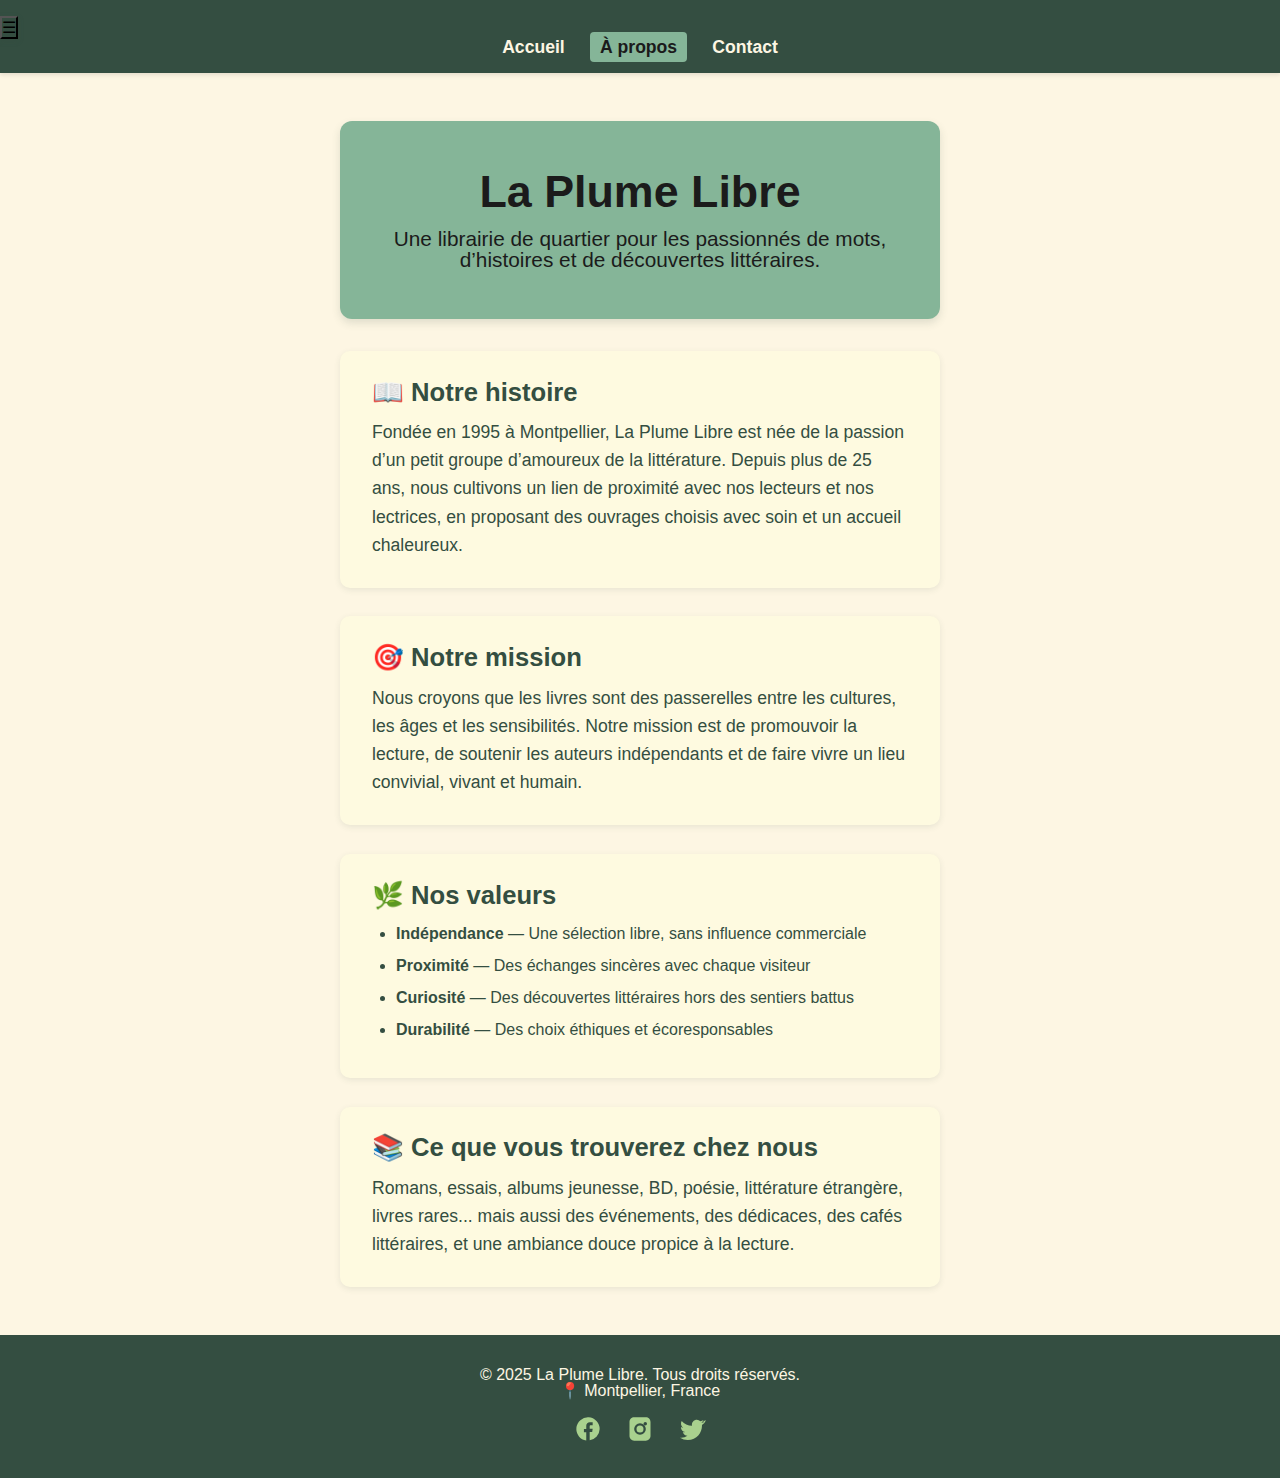
<file: about.html>
<!DOCTYPE html>
<html lang="fr">
<head>
  <meta charset="UTF-8" />
  <meta name="viewport" content="width=device-width, initial-scale=1" />
  <title>À propos - La Plume Libre</title>
  <link rel="stylesheet" href="css/styles.css" />
</head>
<body>
  <header>
    <div class="nav-container">
      <button class="nav-toggle" aria-label="Menu">&#9776;</button> 
      <nav>
    <nav>
      <ul class="nav-list">
        <li><a href="index.html">Accueil</a></li>
        <li><a href="about.html" class="active">À propos</a></li>
        <li><a href="contact.html">Contact</a></li>
      </ul>
    </nav>
  </header>

  <main class="about-page">
    <section class="about-hero">
      <h1>La Plume Libre</h1>
      <p>Une librairie de quartier pour les passionnés de mots, d’histoires et de découvertes littéraires.</p>
    </section>

    <section class="about-content">
      <article>
        <h2>📖 Notre histoire</h2>
        <p>Fondée en 1995 à Montpellier, La Plume Libre est née de la passion d’un petit groupe d’amoureux de la littérature. Depuis plus de 25 ans, nous cultivons un lien de proximité avec nos lecteurs et nos lectrices, en proposant des ouvrages choisis avec soin et un accueil chaleureux.</p>
      </article>

      <article>
        <h2>🎯 Notre mission</h2>
        <p>Nous croyons que les livres sont des passerelles entre les cultures, les âges et les sensibilités. Notre mission est de promouvoir la lecture, de soutenir les auteurs indépendants et de faire vivre un lieu convivial, vivant et humain.</p>
      </article>

      <article>
        <h2>🌿 Nos valeurs</h2>
        <ul>
          <li><strong>Indépendance</strong> — Une sélection libre, sans influence commerciale</li>
          <li><strong>Proximité</strong> — Des échanges sincères avec chaque visiteur</li>
          <li><strong>Curiosité</strong> — Des découvertes littéraires hors des sentiers battus</li>
          <li><strong>Durabilité</strong> — Des choix éthiques et écoresponsables</li>
        </ul>
      </article>

      <article>
        <h2>📚 Ce que vous trouverez chez nous</h2>
        <p>Romans, essais, albums jeunesse, BD, poésie, littérature étrangère, livres rares... mais aussi des événements, des dédicaces, des cafés littéraires, et une ambiance douce propice à la lecture.</p>
      </article>
    </section>
  </main>

   <footer class="footer">
  <p>© 2025 La Plume Libre. Tous droits réservés.</p>
  <p>📍 Montpellier, France</p>

  <div class="social-icons">
    <a href="#" aria-label="Facebook" title="Facebook">
      <svg fill="#a9d18e" height="24" viewBox="0 0 24 24" width="24">
        <path d="M22 12a10 10 0 1 0-11.5 9.87v-7h-2v-2.87h2V9.5a3 3 0 0 1 3.22-3.22h2.28v2.5h-1.5c-.9 0-1.06.43-1.06 1.05v1.88h2.56l-.41 2.87h-2.15v7A10 10 0 0 0 22 12z"/>
      </svg>
    </a>
    <a href="#" aria-label="Instagram" title="Instagram">
      <svg fill="#a9d18e" height="24" viewBox="0 0 24 24" width="24">
        <path d="M7 2C4.8 2 3 3.8 3 6v12c0 2.2 1.8 4 4 4h10c2.2 0 4-1.8 4-4V6c0-2.2-1.8-4-4-4H7zm5 5a5 5 0 1 1 0 10 5 5 0 0 1 0-10zm0 2a3 3 0 1 0 .001 6.001A3 3 0 0 0 12 9zm4.5-3a1.5 1.5 0 1 1-.001 3.001A1.5 1.5 0 0 1 16.5 6z"/>
      </svg>
    </a>
    <a href="#" aria-label="Twitter" title="Twitter">
      <svg fill="#a9d18e" height="24" viewBox="0 0 24 24" width="24">
        <path d="M22.46 6c-.77.35-1.6.58-2.46.69a4.3 4.3 0 0 0 1.88-2.37 8.6 8.6 0 0 1-2.72 1.04A4.3 4.3 0 0 0 16.2 4c-2.37 0-4.3 1.93-4.3 4.3 0 .34.04.66.1.98A12.18 12.18 0 0 1 3.14 5.15a4.29 4.29 0 0 0 1.33 5.74 4.28 4.28 0 0 1-1.95-.54v.06c0 2.1 1.5 3.85 3.5 4.25a4.3 4.3 0 0 1-1.94.07c.55 1.7 2.14 2.94 4.02 2.98a8.63 8.63 0 0 1-5.34 1.84c-.35 0-.7-.02-1.04-.06a12.2 12.2 0 0 0 6.6 1.94c7.92 0 12.25-6.56 12.25-12.25 0-.18-.01-.36-.02-.54A8.76 8.76 0 0 0 24 4.56a8.43 8.43 0 0 1-2.54.7z"/>
      </svg>
    </a>
  </div>
</footer>

</body>
</html>
</file>
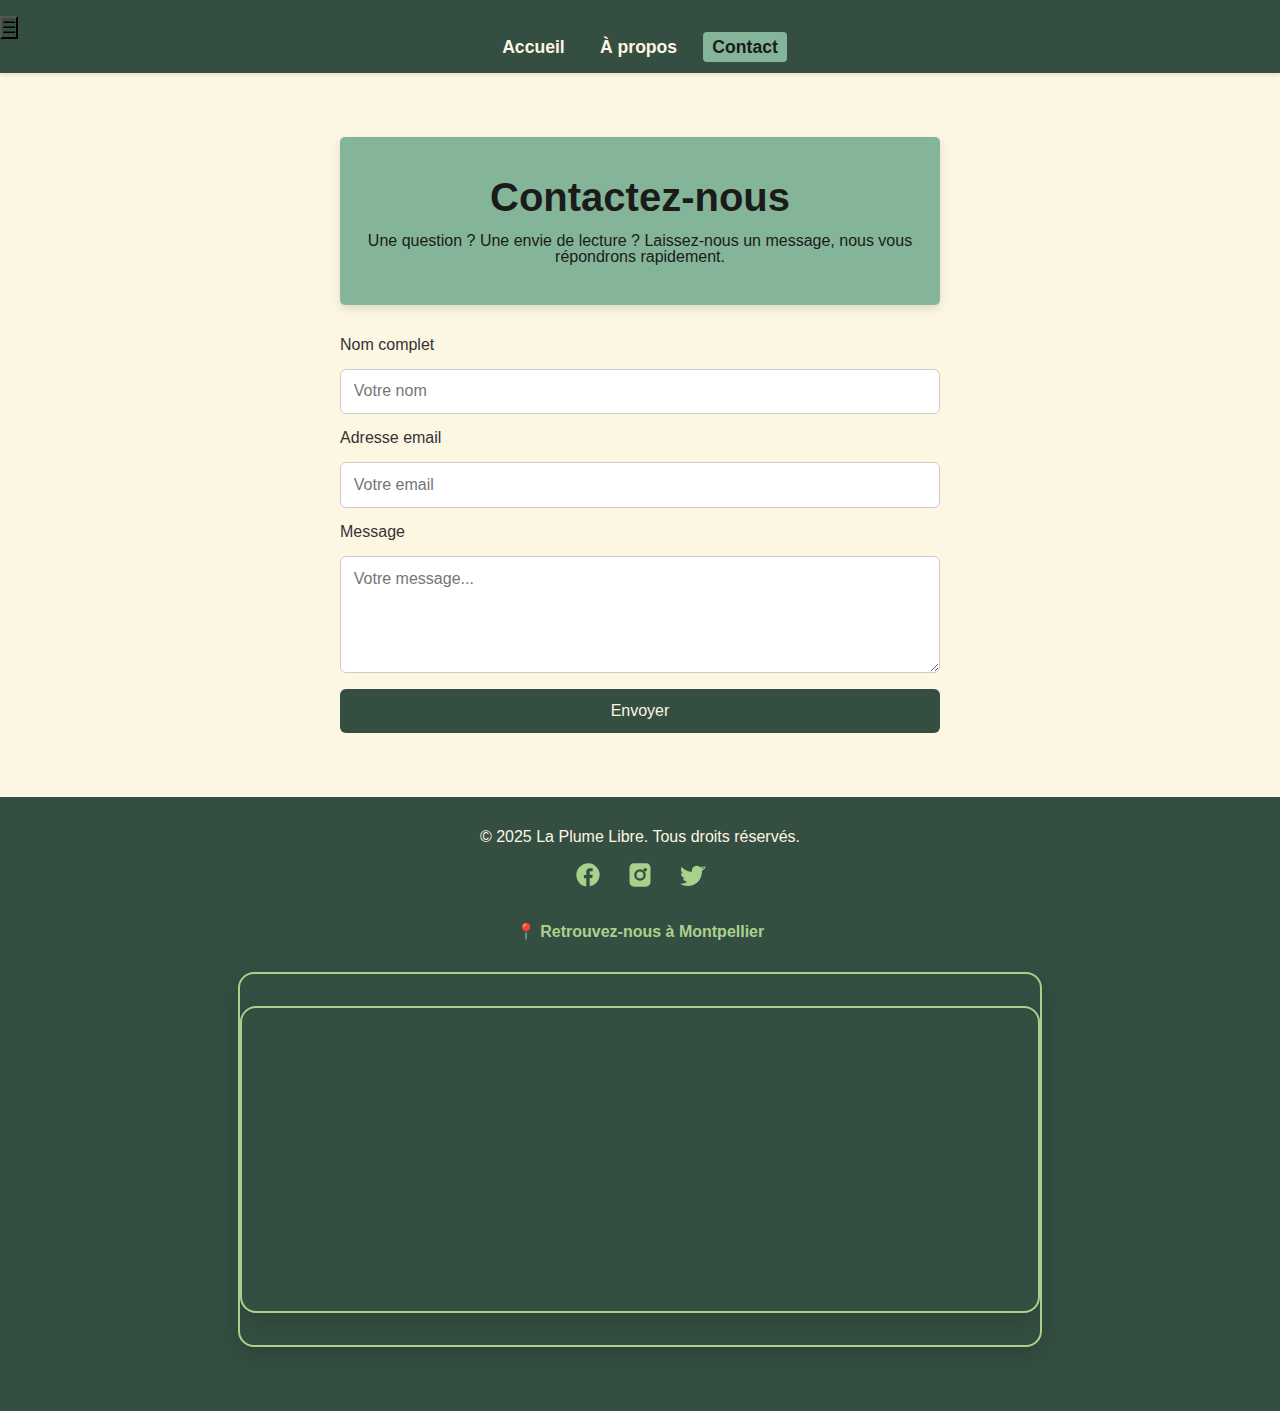
<file: contact.html>
<!DOCTYPE html>
<html lang="fr">
<head>
  <meta charset="UTF-8" />
  <meta name="viewport" content="width=device-width, initial-scale=1" />
  <title>Contact - La Plume Libre</title>
  <link rel="stylesheet" href="css/styles.css" />
</head>

<body>
  <header>
    <div class="nav-container">
      <button class="nav-toggle" aria-label="Menu">&#9776;</button> 
      <nav>
        <ul class="nav-list">
          <li><a href="index.html">Accueil</a></li>
          <li><a href="about.html">À propos</a></li>
          <li><a href="contact.html" class="active">Contact</a></li>
        </ul>
      </nav>
    </div>
  </header>

  <main class="contact-page">
    <section class="contact-hero">
      <h1>Contactez-nous</h1>
      <p>Une question ? Une envie de lecture ? Laissez-nous un message, nous vous répondrons rapidement.</p>
    </section>

    <section class="contact-form-section">
      <form id="contactForm" novalidate>
        <label for="name">Nom complet</label>
        <input type="text" id="name" name="name" placeholder="Votre nom" required />

        <label for="email">Adresse email</label>
        <input type="email" id="email" name="email" placeholder="Votre email" required />

        <label for="message">Message</label>
        <textarea id="message" name="message" rows="5" placeholder="Votre message..." required></textarea>

        <button type="submit">Envoyer</button>
      </form>
      <p id="formMessage" class="success-message" aria-live="polite" style="display:none;">Merci pour votre message !</p>
    </section>
  </main>





 <footer class="footer">
  <p>© 2025 La Plume Libre. Tous droits réservés.</p>
  

  <div class="social-icons">
    <a href="#" aria-label="Facebook" title="Facebook">
      <svg fill="#a9d18e" height="24" viewBox="0 0 24 24" width="24">
        <path d="M22 12a10 10 0 1 0-11.5 9.87v-7h-2v-2.87h2V9.5a3 3 0 0 1 3.22-3.22h2.28v2.5h-1.5c-.9 0-1.06.43-1.06 1.05v1.88h2.56l-.41 2.87h-2.15v7A10 10 0 0 0 22 12z"/>
      </svg>
    </a>
    <a href="#" aria-label="Instagram" title="Instagram">
      <svg fill="#a9d18e" height="24" viewBox="0 0 24 24" width="24">
        <path d="M7 2C4.8 2 3 3.8 3 6v12c0 2.2 1.8 4 4 4h10c2.2 0 4-1.8 4-4V6c0-2.2-1.8-4-4-4H7zm5 5a5 5 0 1 1 0 10 5 5 0 0 1 0-10zm0 2a3 3 0 1 0 .001 6.001A3 3 0 0 0 12 9zm4.5-3a1.5 1.5 0 1 1-.001 3.001A1.5 1.5 0 0 1 16.5 6z"/>
      </svg>
    </a>
    <a href="#" aria-label="Twitter" title="Twitter">
      <svg fill="#a9d18e" height="24" viewBox="0 0 24 24" width="24">
        <path d="M22.46 6c-.77.35-1.6.58-2.46.69a4.3 4.3 0 0 0 1.88-2.37 8.6 8.6 0 0 1-2.72 1.04A4.3 4.3 0 0 0 16.2 4c-2.37 0-4.3 1.93-4.3 4.3 0 .34.04.66.1.98A12.18 12.18 0 0 1 3.14 5.15a4.29 4.29 0 0 0 1.33 5.74 4.28 4.28 0 0 1-1.95-.54v.06c0 2.1 1.5 3.85 3.5 4.25a4.3 4.3 0 0 1-1.94.07c.55 1.7 2.14 2.94 4.02 2.98a8.63 8.63 0 0 1-5.34 1.84c-.35 0-.7-.02-1.04-.06a12.2 12.2 0 0 0 6.6 1.94c7.92 0 12.25-6.56 12.25-12.25 0-.18-.01-.36-.02-.54A8.76 8.76 0 0 0 24 4.56a8.43 8.43 0 0 1-2.54.7z"/>
      </svg>
    </a>
  </div>
  <section class="map-section">
  <h2 style="text-align:center; color: #a9d18e; margin-top:2rem;">
  📍 Retrouvez-nous à Montpellier</h2>
  <div class="map-container">
  <div class="map-container">
  <iframe
    src="https://www.google.com/maps/embed?pb=!1m18!1m12!1m3!1d2889.914440719659!2d3.877716775831452!3d43.61092065752159!2m3!1f0!2f0!3f0!3m2!1i1024!2i768!4f13.1!3m3!1m2!1s0x12b6afc9655f9b8f%3A0xf9e4bb799a60b9e3!2sPlace%20de%20la%20Com%C3%A9die%2C%2034000%20Montpellier!5e0!3m2!1sfr!2sfr!4v1720000000000!5m2!1sfr!2sfr"
    width="100%" height="300" style="border:0;" allowfullscreen="" loading="lazy"
    referrerpolicy="no-referrer-when-downgrade">
  </iframe>

  
</div>

  </div>
</section>
</footer>

  <script src="js/script.js"></script>
</body>
</html>
</file>
<file: css/styles.css>
/* Reset */
* {
  margin: 0;
  padding: 0;
  box-sizing: 'border-box', size;
  font-family: 'Segoe UI', Tahoma, Geneva, Verdana, sans-serif;
  font-size: medium;
  
}

body {
  line-height: 1;
  background-color: #fdf6e3;
  color: #333;
  display: flex;
  flex-direction: column;
  min-height: 100vh;
  font-family: serif;
}

/* Header & Navigation */
header {
  background-color: #344e41;
  padding: 1rem 0;
  box-shadow: 0 2px 4px rgba(0,0,0,0.1);
}
header .nav-toggle {
  background-color: #344e41;
  padding: 0rem;
  box-shadow: 0 2px 4px #344e41;
}
.nav-list {
  list-style: none;
  display: flex;
  justify-content: center;
  flex-wrap: wrap;
  gap: 1rem; /*définir les espaces*/
}

.nav-list a {
  color: #fdf6e3;
  text-decoration: none;
  font-weight: 600;
  font-size: 1.1rem;
  padding: 0.3rem 0.6rem;
  border-radius: 4px;
  transition: background-color 0.3s ease;
}

.nav-list a:hover,
.nav-list a.active {
  background-color: #85b598;
  color: #1b1b1b;
}
/*recherche */
.search-container {
  margin-top: 1rem;
  text-align: right;
  padding-right: 2rem ;
}

.search-container form {
  display: inline-flex;
  border: 2px solid #b5cda3;
  border-radius: 12px;
  overflow: hidden;
  background: #fffef6;
}

.search-container input[type="text"] {
  padding: 0.6rem 1rem;
  font-size: 1rem;
  border: none;
  outline: none;
  width: 250px;
}

.search-container button {
  background-color: #5c865c;
  color: white;
  border: none;
  padding: 0 1rem;
  cursor: pointer;
  transition: background-color 0.3s;
}

.search-container button:hover {
  background-color: #a9d18e;
  color: #1f2e1f;
}
/*fin recherhe*/
/* Hero Section */
.hero {
  background: linear-gradient(rgba(52,78,65,0.75), rgba(167,201,87,0.7)),
              url('https://images.unsplash.com/photo-1577985051167-0d49eec21977?q=80&w=2978&auto=format&fit=crop&ixlib=rb-4.1.0&ixid=M3wxMjA3fDB8MHxwaG90by1wYWdlfHx8fGVufDB8fHx8fA%3D%3D');
  height: 30vh;
  display: flex;
  justify-content: center;
  align-items: center;
  text-align: center;
  color: #fdf6e3;
  padding: 0 1rem;
  background-size: cover;
  background-position: center;
}

.hero-content h1 {
  font-size: 3rem;
  margin-bottom: 1rem;
  text-shadow: 1px 1px 3px #222;
}

.hero-content p {
  font-size: 1.5rem;
  font-weight: 400;
  text-shadow: 1px 1px 3px #222;
}

/* Nouveautés (Livres) */
.books-preview {
  max-width: 1000px;
  margin: 3rem auto;
  padding: 0 1rem;
  display: flex;
  flex-direction: column;
  align-items: center;
}

.books-preview h2 {
  text-align: center;
  font-size: 2rem;
  margin-bottom: 2rem;
  color: #344e41;
  font-weight: 700;
}

.book-list {
  display: flex;
  justify-content: center;
  flex-wrap: wrap;
  gap: 2rem;
}

.book-item {
  background-color: #fff;
  border-radius: 10px;
  box-shadow: 0 4px 8px rgba(52,78,65,0.15);
  padding: 1rem;
  width: 180px;
  text-align: center;
  transition: transform 0.3s ease;
  cursor: pointer;
  display: flex;
  flex-direction: column;
  align-items: center;
}

.book-item:hover {
  transform: translateY(-8px);
  box-shadow: 0 8px 16px rgba(52,78,65,0.3);
}

.book-item img {
  width: 150px;
  height: 220px;
  border-radius: 8px;
  margin-bottom: 1rem;
  object-fit: cover;
}

.book-item h3 {
  font-size: 1.2rem;
  margin-bottom: 0.5rem;
  color: #4a6f46;
}

.book-item p {
  font-size: 0.9rem;
  color: #666;
}

/* About Page */
.about-page {
  max-width: 600px;
  margin: 3rem auto;
  padding: 0 1rem;
  color: #344e41;
  display: flex;
  flex-direction: column;
  gap: 2rem;
  
  
}

.about-hero {
  background-color: #85b598;
  color: #1b1b1b;
  padding: 3rem 1rem;
  text-align: center;
  border-radius: 12px;
  box-shadow: 0 4px 8px rgba(52,78,65,0.15);
}

.about-hero h1 {
  font-size: 2.8rem;
  margin-bottom: 1rem;
}

.about-hero p {
  font-size: 1.3rem;
  font-weight: 500;
}

.about-content {
  display: flex;
  flex-direction: column;
  gap: 1.8rem;
}

.about-content article {
  background-color: #fefae0;
  padding: 1.8rem 2rem;
  border-radius: 10px;
  box-shadow: 0 2px 6px rgba(52,78,65,0.1);
}

.about-content h2 {
  margin-bottom: 0.8rem;
  color: #344e41;
  font-size: 1.6rem;
}

.about-content p,
.about-content ul {
  font-size: 1.1rem;
  line-height: 1.6;
}

.about-content ul {
  list-style: disc;
  padding-left: 1.5rem;
  margin-top: 0.5rem;
}

.about-content li {
  margin-bottom: 0.4rem;
}

/* Bouton menu mobile */
#menuToggle {
  display: none;
  font-size: 1rem;
  background: none;
  border: none;
  color: #fdf6e3;
  cursor: pointer;
  position: absolute;
  top: 1rem;
  right: 1rem;
  z-index: 1000;
}

/* Affiche le bouton menu sur petits écrans */
@media (max-width: 480px) {
  #menuToggle {
    display: block;
  }
  nav {
    display: none;
    background-color: #344e41;
    position: absolute;
    top: 3.5rem;
    right: 0;
    width: 100%;
    text-align: center;
  }
  nav.open {
    display: block;
  }
  .nav-list {
    flex-direction: column;
    gap: 1rem;
    padding: 1rem 0;
  }
}

/*fin js dynamique*/
/* Contact Page */
.contact-page {
  max-width: 600px;
  margin: 3rem auto;
  padding: 1rem;
  display: flex;
  flex-direction: column;
  gap: 2rem;
}

.contact-hero {
  background-color: #85b598;
  color: #1b1b1b;
  padding: 2.5rem 1.5rem;
  text-align: center;
  border-radius: 5px;
  box-shadow: 0 4px 8px rgba(52, 78, 65, 0.15);
}

.contact-hero h1 {
  font-size: 2.5rem;
  margin-bottom: 1rem;
}

.contact-form-section form {
  display: flex;
  flex-direction: column;
  gap: 1rem;
}

.contact-form-section input,
.contact-form-section textarea {
  padding: 0.8rem;
  border-radius: 6px;
  border: 1px solid #ccc;
  font-size: 1rem;
}

.contact-form-section button {
  background-color: #344e41;
  color: #fdf6e3; 
  border: none;
  padding: 0.8rem;
  border-radius: 6px;
  font-size: 1rem;
  cursor: pointer;
  transition: background-color 0.3s ease;
}

.contact-form-section button:hover {
  background-color: #85b598;
  color: #1b1b1b;
}

.success-message {
  color: green;
  font-weight: bold;
  text-align: center;
  margin-top: 1rem;
}

/*Maps*/
.map-container {
  max-width: 800px;
  margin: 2rem auto;
  border-radius: 16px;
  overflow: hidden;
  box-shadow: 0 8px 24px rgba(0, 0, 0, 0.15);
  border: 2px solid #a9d18e;
  
  
}
.map-container:hover {
  transform: scale(1.01);
  transition: transform 0.3s ease;
}


/* Footer */
.footer {
  background-color: #344e41;
  color: #fdf6e3;
  text-align: center;
  padding: 2rem 1rem;
  margin-top: auto;
  font-size: 0.95rem;
}

.footer a {
  color: #85b598;
  text-decoration: none;
  font-weight: 500;
}

.footer a:hover {
  text-decoration: underline;
}
.social-icons {
  margin-top: 1rem;
  display: flex;
  justify-content: center;
  gap: 1.5rem;
}

.social-icons a {
  display: inline-block;
  transition: transform 0.3s;
}

.social-icons a:hover {
  transform: scale(1.2);
}

.social-icons svg {
  width: 28px;
  height: 28px;
  fill: #a9d18e; /* vert clair naturel */
}


/* Responsive */
@media (max-width: 768px) {
  .hero-content h1 {
    font-size: 2.2rem;
  }

  .hero-content p {
    font-size: 1.1rem;
  }

  .book-item {
    width: 140px;
  }

  .book-item img {
    width: 120px;
    height: 180px;
  }

  .nav-list {
    flex-wrap: wrap;
  }
}

@media (max-width: 480px) {
  .nav-list {
    flex-direction: column;
    gap: 1rem;
  }

  .book-item {
    width: 80%;
  }

  .hero {
    height: 40vh;
  }
}
</file>
